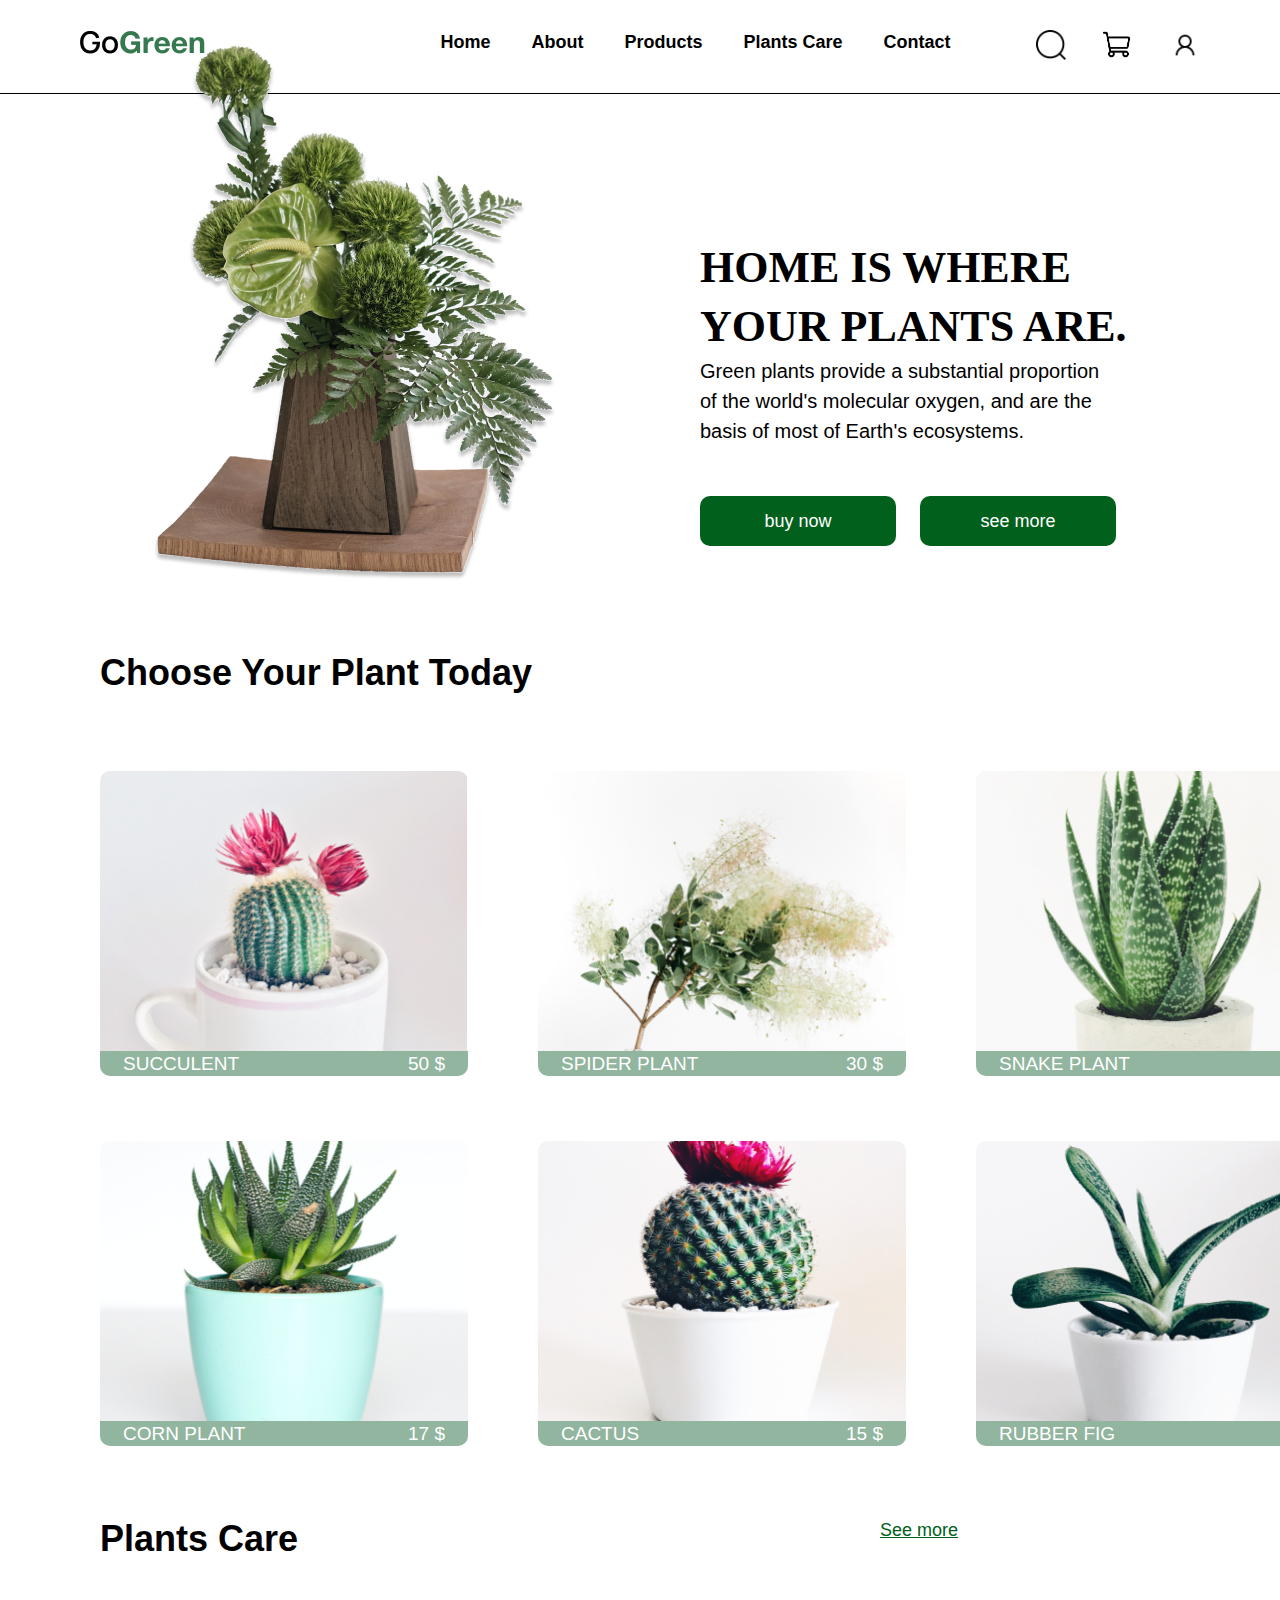
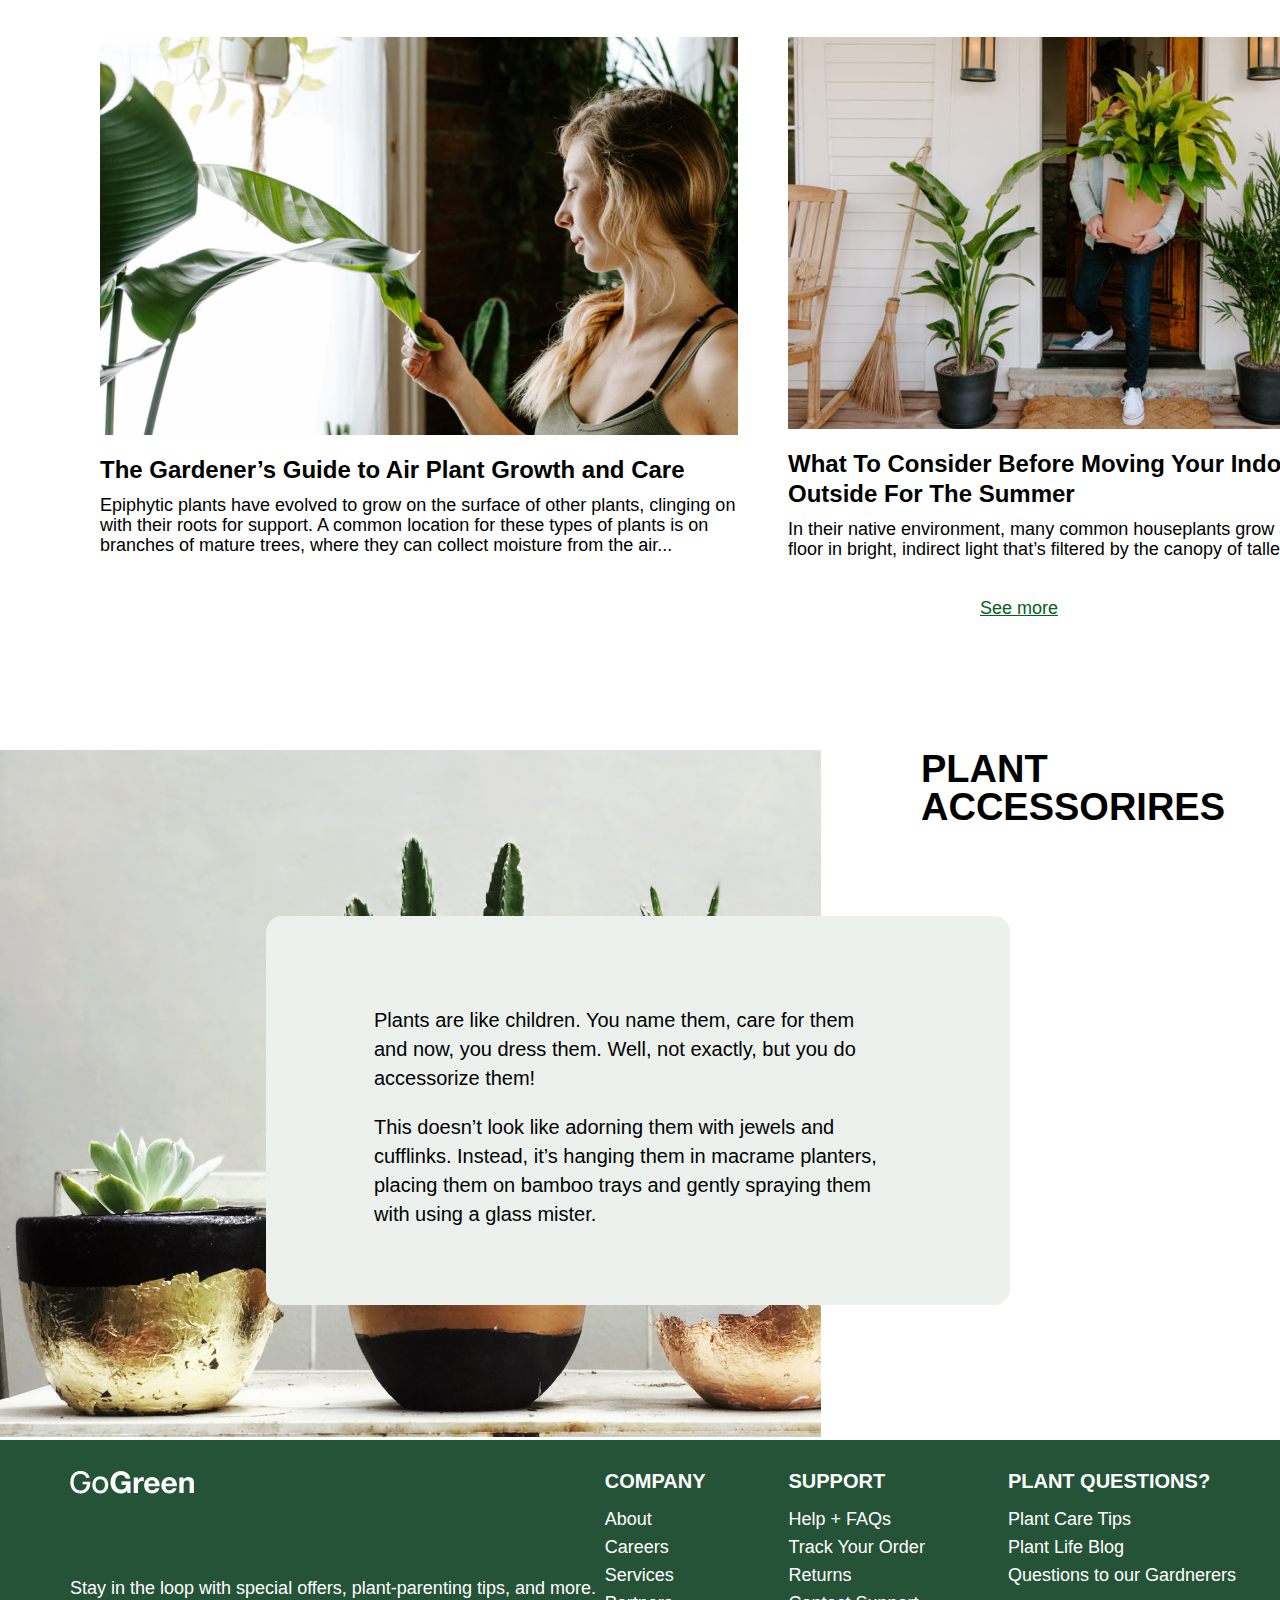
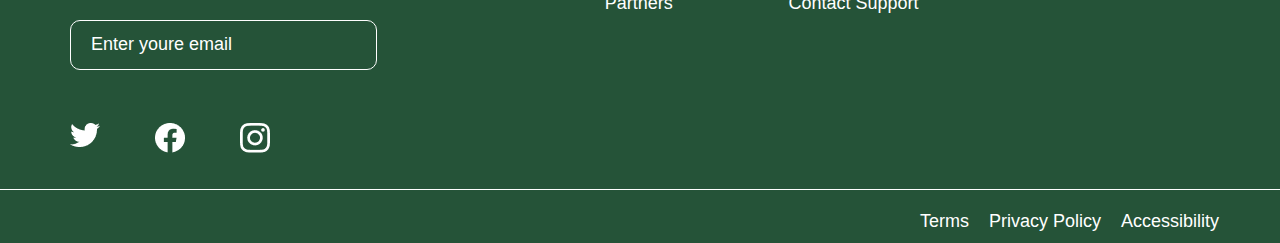
<file: index.html>
<!DOCTYPE html>
<html lang="en">
<head>
    <meta charset="UTF-8">
    <meta http-equiv="X-UA-Compatible" content="IE=edge">
    <meta name="viewport" content="width=device-width, initial-scale=1.0">
    <link rel="stylesheet" href="static/css/reset.css">
    <link rel="stylesheet" href="static/css/style.css">          
    <title>Document</title>
</head>
<body> 
    <header>
        <div class="logo">
           <a href=""><img src="static/img/index-img/Logo (1).png" alt=""></a> 
        </div>
        <nav >
            <ul class="navigation">
                <li><a href="index.html">Home</a></li>
                <li><a href="#">About</a></li>
                <li><a href="#">Products</a></li>
                <li><a href="#">Plants Care</a></li>
                <li><a href="static/routes/contact.html">Contact</a></li>
            </ul>
        </nav>
        <div class="nav-icons">
            <a href="#"><img src="static/img/index-img/search-sharp-outline-icon-256x256-n3fky0lr.png" alt=""></a>
            <a href="#"><img src="static/img/index-img/cart.png" alt=""></a>
            <a href="#"> <img src="static/img/index-img/icom.png" alt=""></a>
        </div>
    </div>
    </header>
    <div class="main-plane">
        <div class="imag-div">
           <img class="image" src="static/img/index-img/main-img.png" alt="">
        </div>
    <div class="text-div">
        <h1>HOME IS WHERE YOUR PLANTS ARE.</h1>
        <p>Green plants provide a substantial proportion of the world's molecular oxygen, and are the basis of most of Earth's ecosystems.</p>
        <button type="button">buy now</button>
        <button type="button">see more</button> 
    </div>       
    <div class="social-media">
        <img src="static/img/index-img/twitter.png" alt="">
        <img src="static/img/index-img/facebook.png" alt="">
        <img src="static/img/index-img/intsagram.png" alt="">
 </div>
</div>
<div>
   <div class="header-2 container">
      <h2>Choose Your Plant Today</h2>
   </div>
<div class="product-area container">
    <div class="product">
        <img src="static/img/index-img/flower1.png" alt="">
        <button class="buy-button" type="button">Add to cart</button>
        <div class="product-footer">
            <h3>SUCCULENT</h3>
            <p>50 $</p>
        </div>
    </div>
    <div class="product">
        <img src="static/img/index-img/flower2.png" alt="">
        <button class="buy-button" type="button">Add to cart</button>
        <div class="product-footer">
            <h3>SPIDER PLANT</h3>
            <p>30 $</p>
        </div>
    </div>
    <div class="product">
        <img src="static/img/index-img/flower3.png" alt="">
        <button class="buy-button" type="button">Add to cart</button>
        <div class="product-footer">
            <h3>SNAKE PLANT</h3>
            <p>23 $</p>
        </div>
    </div>
    <div class="product">
        <img src="static/img/index-img/flower4.png" alt="">
        <button class="buy-button" type="button">Add to cart</button>
        <div class="product-footer">
            <h3>CORN PLANT</h3>
            <p>17 $</p>
        </div>
    </div>
    <div class="product">
        <img src="static/img/index-img/flower5.png" alt="">
        <button class="buy-button" type="button">Add to cart</button>
        <div class="product-footer">
            <h3>CACTUS</h3>
            <p>15 $</p>
        </div>
    </div>
    <div class="product">
        <img src="static/img/index-img/flower6.png" alt="">
        <button class="buy-button" type="button">Add to cart</button>
        <div class="product-footer">
            <h3>RUBBER FIG</h3>
            <p>30 $</p>
        </div>
    </div>  
</div>
<span class="see-more container">See more</span>
<div class="header-2 container">
    <h2>Plants Care</h2>
 </div>
  <div class="plants-care container">
    <div class="plantinfo1">
    <img src="static/img/index-img/plants-care1.png" alt="">
    <h3>The Gardener’s Guide to Air Plant Growth and Care</h3>
    <p>Epiphytic plants have evolved to grow on the surface of other plants, clinging on with their roots for support. A common location for these types of plants is on branches of mature trees, where they can collect moisture from the air...</p>
  </div>
  <div class="plantinfo1">
    <img src="static/img/index-img/plants-care2.png" alt="">
    <h3>What To Consider Before Moving Your Indoor Plants 
        Outside For The Summer
        </h3>
    <p>In their native environment, many common houseplants grow along the forest floor in bright, indirect light that’s filtered by the canopy of taller trees above...</p>
  </div>
</div>
<span class="see-more">See more</span>
    <div class="plantaccesrroeis"> 
        <div class="accesorie-simg-div">
            <img src="static/img/index-img/plantacsecorise.png" alt="">
        </div>
        <div class="accessorizeright">
            <h4>PLANT ACCESSORIRES</h4>
            <div class="accsesorriestext-div">
                <p>Plants are like children. You name them, care for them and now, you dress them. Well, not exactly, but you do accessorize them!</p>
                <p>This doesn’t look like adorning them with jewels and cufflinks. Instead, it’s hanging them in macrame planters, placing them on bamboo trays and gently spraying them with using a glass mister.
            </div>
        </div>
    </div>
<footer>
    <div class="main-footer">
    <div class="footer-leftarea">
        <img src="static/img/index-img/Logo2.png" alt="">
        <p>Stay in the loop with special offers, plant-parenting tips, and more.</p>
        <input type="gmail" placeholder="Enter youre email">
        <div class="footer-icon">
        <a href="#"><img src="static/img/index-img/twitterw.png" alt=""></a>
        <a href="#"> <img src="static/img/index-img/facebookw.png" alt=""></a>
        <a href="#"><img src="static/img/index-img/instagramw.png" alt=""></a>
        </div>
    </div>
    <div class="footer-rightarea">
        <ul>
            <h6>COMPANY</h6>
            <li>About</li>
            <li>Careers</li>
            <li>Services</li>
            <li>Partners</li>
        </ul>
        <ul>
            <h6>SUPPORT</h6>
            <li>Help + FAQs</li>
            <li>Track Your Order</li>
            <li>Returns</li>
            <li>Contact Support</li>
        </ul>
        <ul>
            <h6>PLANT QUESTIONS?</h6>
            <li>Plant Care Tips</li>
            <li>Plant Life Blog</li>
            <li>Questions to our Gardnerers</li>
        </ul>
    </div>
</div>
    <div class="footer-buttom">
        <ul>
            <li>Terms</li>
            <li>Privacy Policy</li>
            <li>Accessibility</li>
        </ul>
    </div>
</footer>
</body>
</html>
</file>
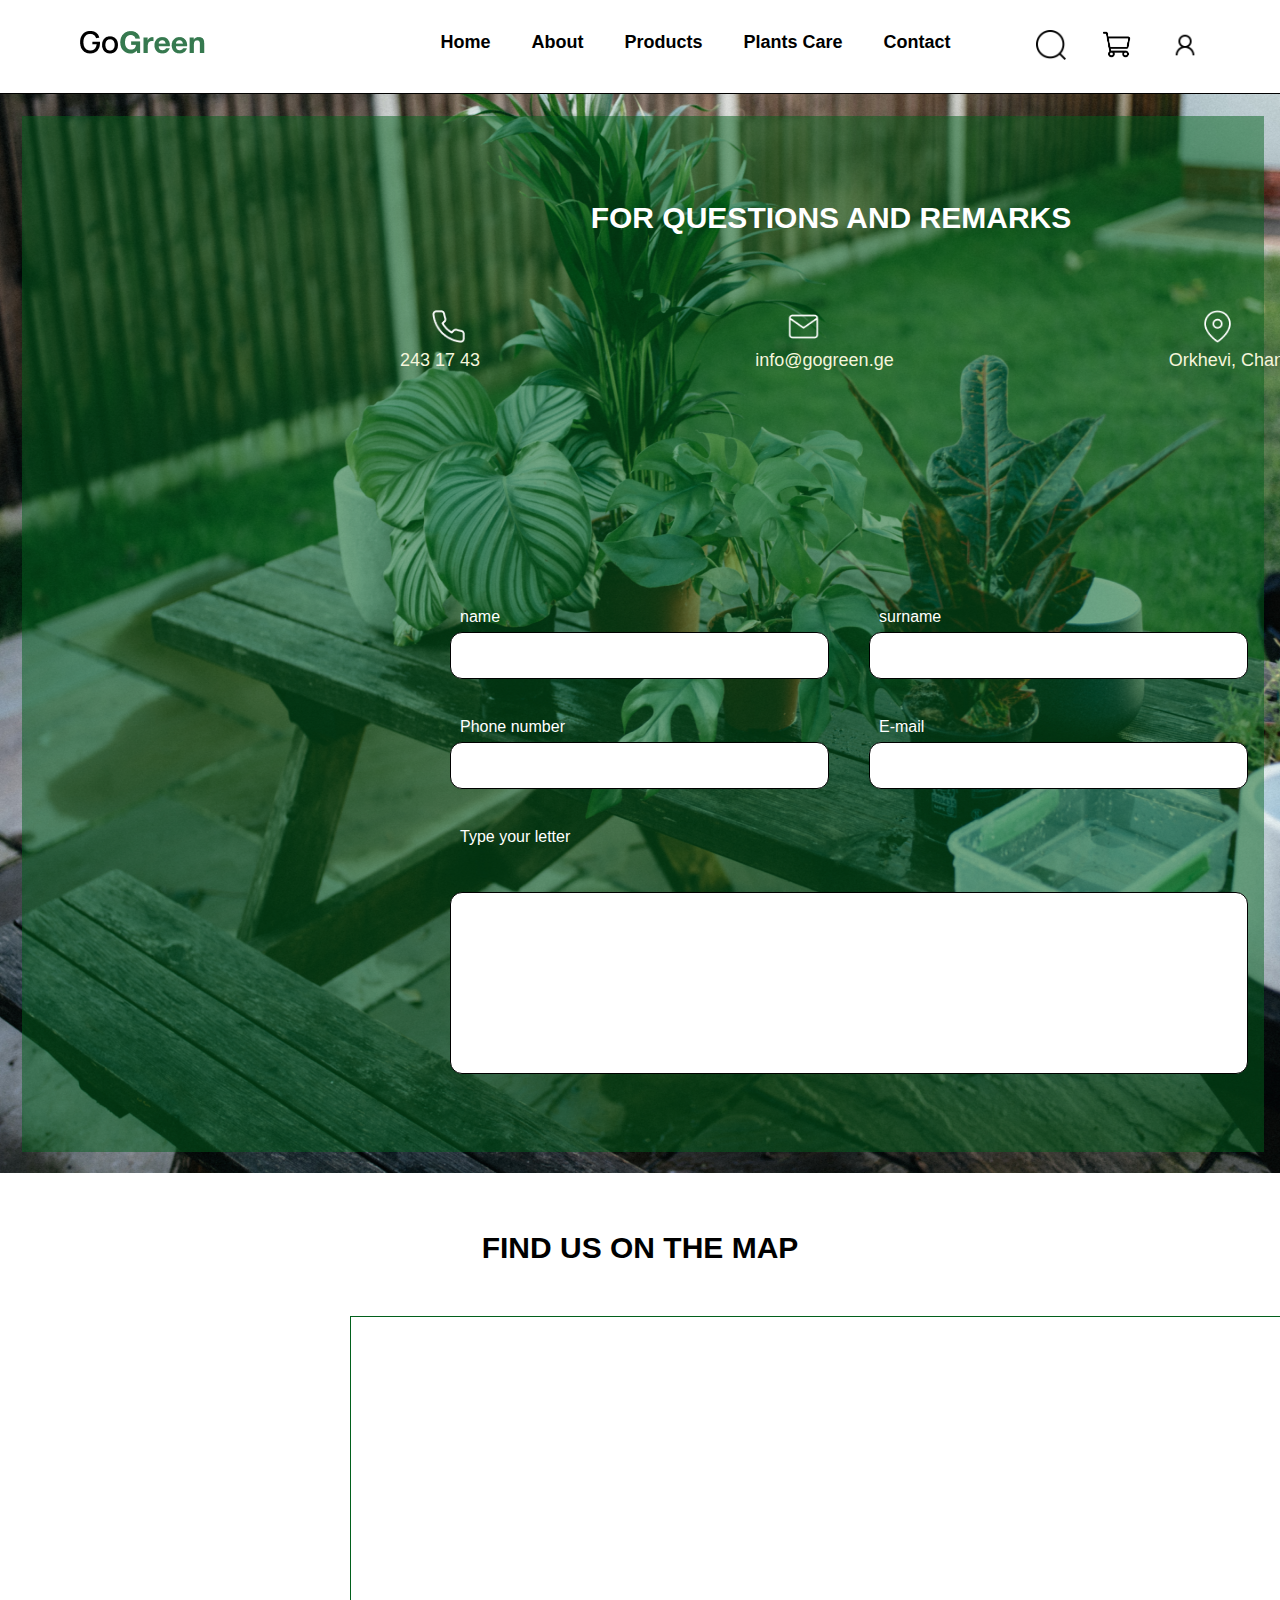
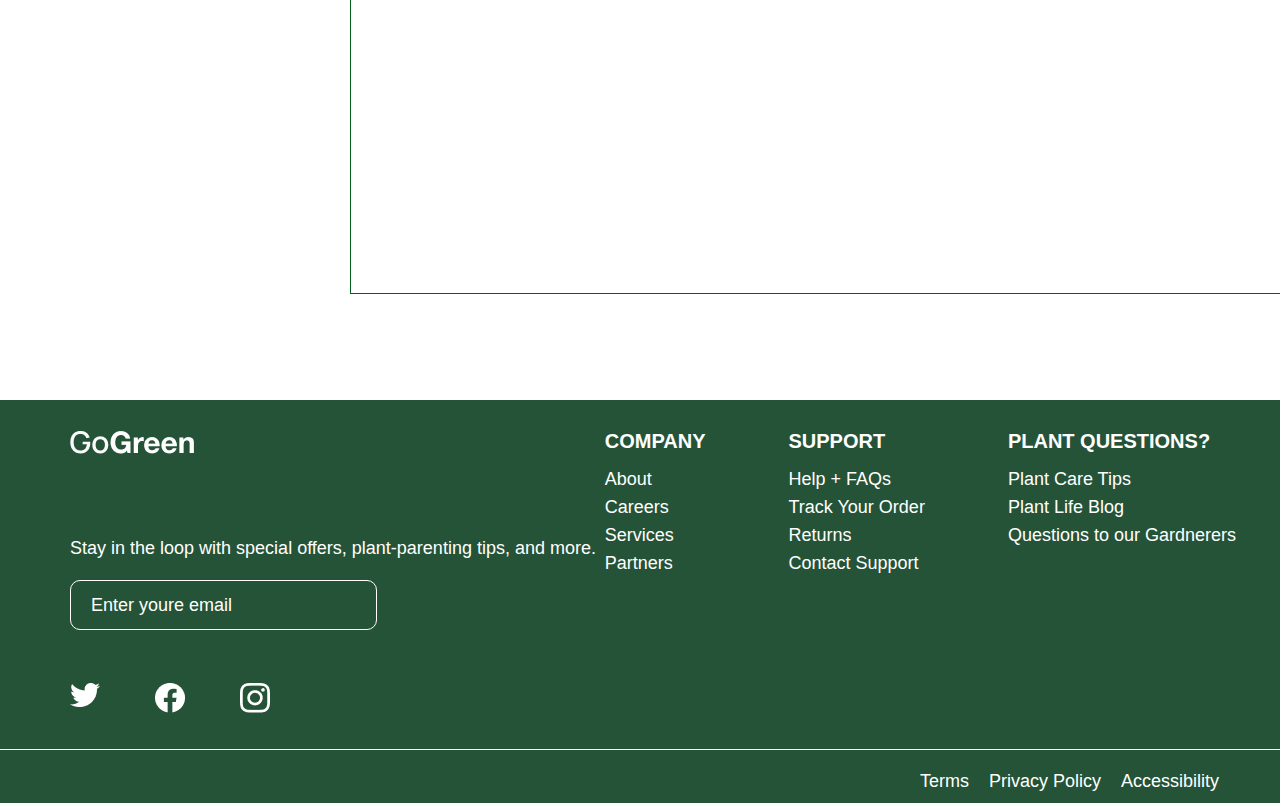
<file: static/routes/contact.html>
<!DOCTYPE html>
<html lang="en">
<head>
    <meta charset="UTF-8">
    <meta http-equiv="X-UA-Compatible" content="IE=edge">
    <meta name="viewport" content="width=device-width, initial-scale=1.0">
    <link rel="stylesheet" href="../css/reset.css">
    <link rel="stylesheet" href="../css/contact.css">          
    <title>Document</title>
</head>
<body> 
    <header>
        <div class="logo">
            <img src="../img/index-img/Logo (1).png" alt="">
        </div>
        <nav >
            <ul class="navigation">
                <li><a href="">Home</a></li>
                <li><a href="#">About</a></li>
                <li><a href="#">Products</a></li>
                <li><a href="#">Plants Care</a></li>
                <li><a href="contact.html">Contact</a></li>
            </ul>
        </nav>
        <div class="nav-icons">
            <a href="#"><img src="../img/index-img/search-sharp-outline-icon-256x256-n3fky0lr.png" alt=""></a>
            <a href="#"><img src="../img/index-img/cart.png" alt=""></a>
            <a href="#"><img src="../img/index-img/icom.png" alt=""></a>
        </div>
    </div>
    </header>
<div class="registration-background">
    <img src="../img/contact-img/annie-spratt-yyXw1lGJypI-unsplash 1 (1).png" alt="">
    <div class="green">
    </div>
    <div class="head">
    <h3>FOR QUESTIONS AND REMARKS</h3>
    <div class="head2">
    <address class="phone">
      <img src="../img/contact-img/call.png" alt="">  
      <span>243 17 43</span>
      </address>
    <address class="gmail">
        <img src="../img/contact-img/gmail.png" alt="">  
       <span>info@gogreen.ge</span>
      </address>
    <address class="location">
        <img src="../img/contact-img/location.png" alt="">  
       <span>Orkhevi, Chantladze Street 1</span>
      </address>
    </div>
    <section>
        <div class="container">
            <form class="form-wrapper">
                <div> 
                    <p>name</p>
                    <input required type="text" >
                </div>
                <div> 
                    <p>surname</p>
                    <input required type="text" >
                </div>
                <div> 
                    <p>Phone number</p>
                    <input required type="tel" >
                </div>
                <div> 
                    <p>E-mail</p>
                    <input required type="email" >
                </div>
                <p>Type your letter</p>
                <textarea name="" id="" cols="30" rows="10" >
                </textarea>
        </div>
        </div>
    </section>
    </div>
<div class="findus">
    <h3>FIND US ON THE MAP</h3>
    <div class="green-border"></div>
    <iframe src="https://www.google.com/maps/embed?pb=!1m14!1m12!1m3!1d5921.600500956804!2d44.69517225144449!3d42.09032913084848!2m3!1f0!2f0!3f0!3m2!1i1024!2i768!4f13.1!5e0!3m2!1ska!2sge!4v1677422752082!5m2!1ska!2sge" width="600" height="450" style="border:0;" allowfullscreen="" loading="lazy" referrerpolicy="no-referrer-when-downgrade"></iframe>
</div>
<footer>
    <div class="main-footer">
    <div class="footer-leftarea">
        <img src="../img/index-img/Logo2.png" alt="">
        <p>Stay in the loop with special offers, plant-parenting tips, and more.</p>
        <input type="gmail" placeholder="Enter youre email">
        <div class="footer-icon">
       <a href="#"><img src="../img/index-img/twitterw.png" alt=""></a>
       <a href="#"><img src="../img/index-img/facebookw.png" alt=""></a>
        <a href="#"><img src="../img/index-img/instagramw.png" alt=""></a>
        </div>
    </div>
    <div class="footer-rightarea">
        <ul>
            <h6>COMPANY</h6>
            <li>About</li>
            <li>Careers</li>
            <li>Services</li>
            <li>Partners</li>
        </ul>
        <ul>
            <h6>SUPPORT</h6>
            <li>Help + FAQs</li>
            <li>Track Your Order</li>
            <li>Returns</li>
            <li>Contact Support</li>
        </ul>
        <ul>
            <h6>PLANT QUESTIONS?</h6>
            <li>Plant Care Tips</li>
            <li>Plant Life Blog</li>
            <li>Questions to our Gardnerers</li>
        </ul>
    </div>
</div>
    <div class="footer-buttom">
        <ul>
            <li>Terms</li>
            <li>Privacy Policy</li>
            <li>Accessibility</li>
        </ul>
    </div>
</footer>
</body>
</html>
</file>
<file: static/css/style.css>
.container{
    max-width: 1300px;
    padding: 40px 100px;
}
header{
    position: relative;
    display: flex;
    justify-content: space-between;
    padding-top: 0px 0px;
    border-bottom: 1px solid black;
    padding: 30px 80px;
}
.logo{
    cursor:pointer;
}
.navigation{
display: flex;
text-decoration: none;
font-size: 22px;
gap: 41px;
margin-left: 150px;
}
.navigation li{
text-decoration: none;
justify-content: space-between;
}
.navigation a{
    font-family: 'Helvetica Neue', sans-serif;
    text-decoration: none;
    font-size: 18px;
    font-weight: 600;
    color: rgba(0, 0, 0, 1);
}
.nav-icons {
    display: flex;
    gap:37px ;
 
}
.nav-icons img{
    width: 30px;
    height: 30px;
}
.main-plane{
display: flex;
margin-left: 100px;
}
.image{
position: absolute;
top: 2px;
}
.text-div{
margin-top: 144px;
margin-left: 600px;
}
.text-div h1{
font-size: 44px;
font-weight: 700;
width: 472px;
line-height: 59px;
}
.text-div p{
    font-family: 'Helvetica Neue', sans-serif;
    font-size: 20px;
    width: 418px;
    line-height: 30px;
}
.text-div button{
    margin-top: 50px;
    width: 196px;
    height: 50px;
    font-family: 'Helvetica Neue', sans-serif;
    color: rgba(255, 255, 255, 1);
    font-size: 18px;
    background: rgba(1, 96, 27, 1);
    border-radius: 10px;
    margin-right: 20px;
    cursor: pointer;
}
.social-media{
display: flex;
flex-direction:column;
gap: 15px;
margin-left: 190px;
margin-top: 400px;
cursor: pointer;
}
.header-2{
font-family: 'Helvetica Neue', sans-serif;
font-size: 36px;
font-weight: 600;
}
.product-area{
display: grid;
grid-template-columns: 1fr 1fr 1fr;
grid-template-rows: 1fr 1fr ;
grid-gap: 70px;
}
.product{
display: flex;
flex-direction: column;
width: 368px;
height: 300px;
border-radius: 10px;
position: relative;
}
.product img{
    position: relative;
    width: 368px;
    height: 280px;
    border-top-left-radius: 10px;
    border-top-right-radius: 10px;
    opacity: 1;
}
.product-footer{
display: flex;
justify-content: space-between;
color:  rgba(255, 255, 255, 1);
font-family: 'Helvetica Neue', sans-serif;
font-size: 19px;
background-color:  rgba(54, 121, 79, 0.55);
padding: 3px 23px;
border-bottom-left-radius: 10px;
border-bottom-right-radius: 10px;
opacity: 1;
}
.buy-button{
    position:absolute;
    top: 197px;
    left: 76px;
    font-size: 19px;
    color: rgba(15, 104, 69, 1);
    background: rgba(255, 255, 255, 1);
    width: 216px;
    height: 50px;
    border-radius: 10px; 
    cursor: pointer;
    opacity:0;
} 
.product:hover img{
opacity: 0.8;
}
.product:hover .buy-button{
opacity: 1;
}
.product:hover .product-footer{
    background-color:  rgba(54, 121, 79, 1);
}
.see-more{
font-family: 'Helvetica Neue', sans-serif;
color:rgba(1, 96, 27, 1);
font-size: 18px;
font-weight: 500;
float: right;
margin-right: 222px;
text-decoration:underline;
cursor: pointer;
}
.plants-care{
display: flex;
gap: 50px;
}
.plantinfo1{
    display: flex;
    flex-direction: column;
    width: 638px;
}
.plants-care h3{
 font-family: 'Helvetica Neue', sans-serif;
font-weight: 600;
 line-height: 30px;
font-size: 24px;
padding-top: 20px;
}
.plants-care p{
    font-family: 'Helvetica Neue', sans-serif;
   font-weight: 300;
   font-size: 18px;
   padding-top: 10px;
   letter-spacing: 3%;
   line-height: 20px;
}
.plantaccesrroeis{
    padding-top: 151px;
display: flex;
}
.accessorizeright h4{
     font-family: 'Helvetica Neue', sans-serif;
     font-weight: 600;
    font-size: 38px;
    margin-left: 100px;
    padding-bottom: 90px;
}
.accesorie-simg-div{
position: relative;
}
.accsesorriestext-div{
    position: absolute;
    right:  270px;
    width: 744px;
    height: 389px;
    background: rgba(236, 241, 238, 1);
padding-top: 90px;
border-radius: 16px;
}
.accsesorriestext-div p{
font-family: 'Helvetica Neue', sans-serif;
margin-left: 108px;
max-width: 511px;
font-size: 20px;
line-height: 29px;
}
.accsesorriestext-div p:nth-child(2){
    padding-top: 20px;
}
footer{
 background-color: rgba(37, 83, 56, 1);  
}
.main-footer{
    background-color: rgba(37, 83, 56, 1);
    display: flex;
    color: rgba(255, 255, 255, 1);
    justify-content: space-between;
    padding-top: 30px;
}
.footer-leftarea{
padding-left: 70px;
}
.footer-leftarea p{
font-family: 'Helvetica Neue', sans-serif;
font-size: 18px;
line-height: 22px;
padding-top: 80px;
}
.footer-leftarea input{
    margin-top: 21px;
    width: 307px;
    height: 50px;
    background-color: inherit;
    border-radius: 10px;
    border: 1px solid rgba(255, 255, 255, 1);
    color: white;
    font-size: 18px;
 }
.footer-leftarea ::placeholder{
    color: white;
    padding-left: 20px;
}
.footer-icon{
margin-top: 53px;
width: 200px;
display: flex;
justify-content: space-between;

}
.footer-rightarea{
display: flex;
justify-content: space-around;
gap: 83px;
padding-right: 44px;
}
.footer-rightarea h6{
font-family: 'Helvetica Neue', sans-serif;
font-size: 20px;
font-weight: 600;
line-height: 22px;
padding-bottom: 10px;
}
.footer-rightarea li{
font-family: 'Helvetica Neue', sans-serif;
font-size: 18px;
line-height: 22px;
padding-top: 6px;
}
.footer-buttom{
    margin-top: 33px;
width: 100%;
border-top: 1px solid rgba(255, 255, 255, 1);
}
.footer-buttom ul{
display: flex;
justify-content: end;
margin-right: 61px;
margin-top: 21px;

}
.footer-buttom li{
    cursor: pointer;
font-family: 'Helvetica Neue', sans-serif;
font-size: 18px;
line-height: 21px;
color: rgb(255, 255, 255, 1 );
padding-left: 20px;
margin-bottom: 11px;
}
</file>
<file: static/css/contact.css>
.container{
    max-width: 1300px;
    padding: 40px 100px;
}
header{
    position: relative;
    display: flex;
    justify-content: space-between;
    padding-top: 0px 0px;
    border-bottom: 1px solid black;
    padding: 30px 80px;
}
.navigation{
display: flex;
text-decoration: none;
font-size: 22px;
gap: 41px;
margin-left: 150px;
}
.logo{
cursor: pointer;
}
.navigation li{
text-decoration: none;
justify-content: space-between;
}
.navigation a{
    font-family: 'Helvetica Neue', sans-serif;
    text-decoration: none;
    font-size: 18px;
    font-weight: 600;
    color: rgba(0, 0, 0, 1);
}
.nav-icons {
    display: flex;
    gap:37px ;
}
.nav-icons img{
    width: 30px;
    height: 30px;
}
.registration-background img{
    width: 100%;
    height: 1079px;
    position: absolute;
    z-index: 1;
}
.green{
    padding: 10px 10px 10px 10px;
    width: 97%;
    height: 1036px;
  position: relative;
background-color: rgba(1, 96, 27, 0.5);
z-index: 2;
top: 22px;
left: 22px;
}
.head{
position:absolute;
display: flex;
flex-direction: column;
justify-content: space-around;
z-index: 2;
top: 200px;
color:black;
}
.head2{
display: flex;
justify-content: space-between;
width: 1000px;
margin-left: 400px;
}
.head h3{
 font-family: 'Helvetica Neue', sans-serif;
 font-size: 30px;
 color: rgba(255, 255, 255, 1);
 line-height: 36px;
 font-weight: 600;
 height: 110px;
align-self: center;
margin-left: 262px;
}
.head address{
display: flex;
flex-direction: column;
}
.head img{
margin-bottom: 50px;
margin-left: 32px;
width: 33px;
height: 33px;
}
.head span{
 font-family: 'Helvetica Neue', sans-serif;
color: beige;
font-size: 18px;
margin-top: 41px;
}

.form-wrapper input,
.form-wrapper textarea {
    border-radius: 12px;
    border: 1px solid black;
    padding: 15px 100px;
}
.form-wrapper {
    display: grid;
    grid-template-columns: repeat(2, 1fr);
    grid-gap: 40px;
    position: absolute;
    margin-top: 200px;
   margin-left: 350px;
}
.form-wrapper p{
    font-family: 'Helvetica Neue', sans-serif;
    margin-left: 10px;
    font-size: 16px;
    color: rgb(255, 255, 255);
    margin-bottom: 7px;
}
.form-wrapper textarea {
    grid-column: 1/3;
    resize: none;
}
.findus{
    margin-top: 100px;
}
.findus h3{
 font-family: 'Helvetica Neue', sans-serif;
font-size: 30px;
line-height: 36px;
color: black;
font-weight: 700;
text-align: center;
}
.green-border{
 position: absolute;
margin-left: 350px;
 margin-top: 50px;
border: 1px solid rgba(1, 96, 27, 1);
width: 1043px;
height: 578px;
}
.findus iframe{
    position: relative;
    width: 877px;
    height: 451px;
margin-left: 440px;
margin-top: 130px;
}
footer{
    margin-top: 150px;
    background-color: rgba(37, 83, 56, 1);  
   }
   .main-footer{
       background-color: rgba(37, 83, 56, 1);
       display: flex;
       color: rgba(255, 255, 255, 1);
       justify-content: space-between;
       padding-top: 30px;
   }
   .footer-leftarea{
   padding-left: 70px;
   }
   .footer-leftarea p{
   font-family: 'Helvetica Neue', sans-serif;
   font-size: 18px;
   line-height: 22px;
   padding-top: 80px;
   }
   .footer-leftarea input{
       margin-top: 21px;
       width: 307px;
       height: 50px;
       background-color: inherit;
       border-radius: 10px;
       border: 1px solid rgba(255, 255, 255, 1);
       color: white;
       font-size: 18px;
    }
   .footer-leftarea ::placeholder{
       color: white;
       padding-left: 20px;
   }
   .footer-icon{
   margin-top: 53px;
   width: 200px;
   display: flex;
   justify-content: space-between;
   }
   .footer-rightarea{
   display: flex;
   justify-content: space-around;
   gap: 83px;
   padding-right: 44px;
   }
   .footer-rightarea h6{
   font-family: 'Helvetica Neue', sans-serif;
   font-size: 20px;
   font-weight: 600;
   line-height: 22px;
   padding-bottom: 10px;
   }
   .footer-rightarea li{
   font-family: 'Helvetica Neue', sans-serif;
   font-size: 18px;
   line-height: 22px;
   padding-top: 6px;
   cursor: pointer;
   }
   .footer-buttom{
       margin-top: 33px;
   width: 100%;
   border-top: 1px solid rgba(255, 255, 255, 1);
   }
   .footer-buttom ul{
   display: flex;
   justify-content: end;
   margin-right: 61px;
   margin-top: 21px;
   
   }
   .footer-buttom li{
       cursor: pointer;
   font-family: 'Helvetica Neue', sans-serif;
   font-size: 18px;
   line-height: 21px;
   color: rgb(255, 255, 255, 1 );
   padding-left: 20px;
   margin-bottom: 11px;
   }
</file>
